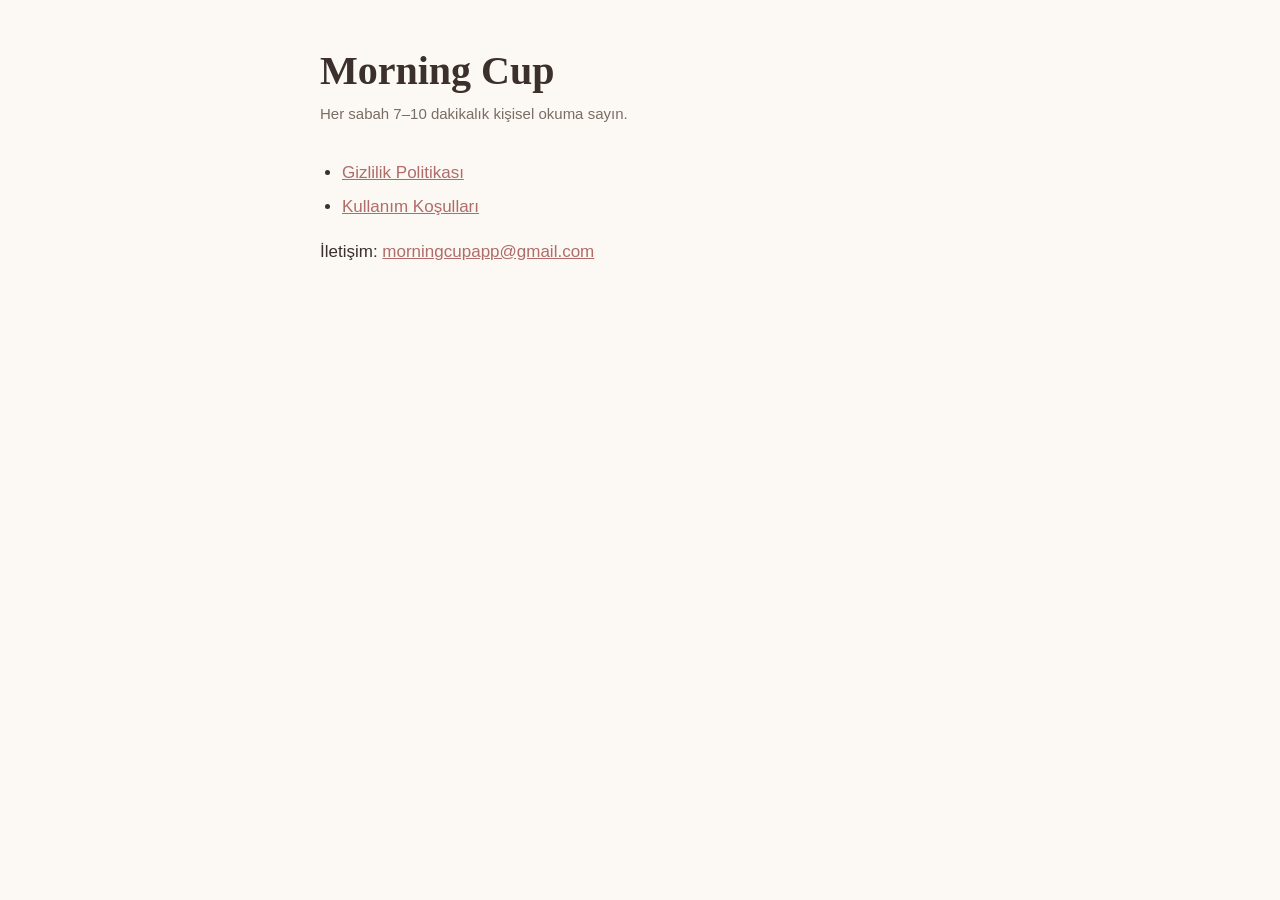
<file: index.html>
<!doctype html>
<html lang="tr">
<head>
<meta charset="utf-8">
<meta name="viewport" content="width=device-width, initial-scale=1">
<title>Morning Cup</title>
<link rel="stylesheet" href="style.css">
</head>
<body>
<main>
<h1>Morning Cup</h1>
<p class="meta">Her sabah 7–10 dakikalık kişisel okuma sayın.</p>
<ul>
<li><a href="gizlilik.html">Gizlilik Politikası</a></li>
<li><a href="kosullar.html">Kullanım Koşulları</a></li>
</ul>
<p>İletişim: <a href="mailto:morningcupapp@gmail.com">morningcupapp@gmail.com</a></p>
</main>
</body>
</html>
</file>
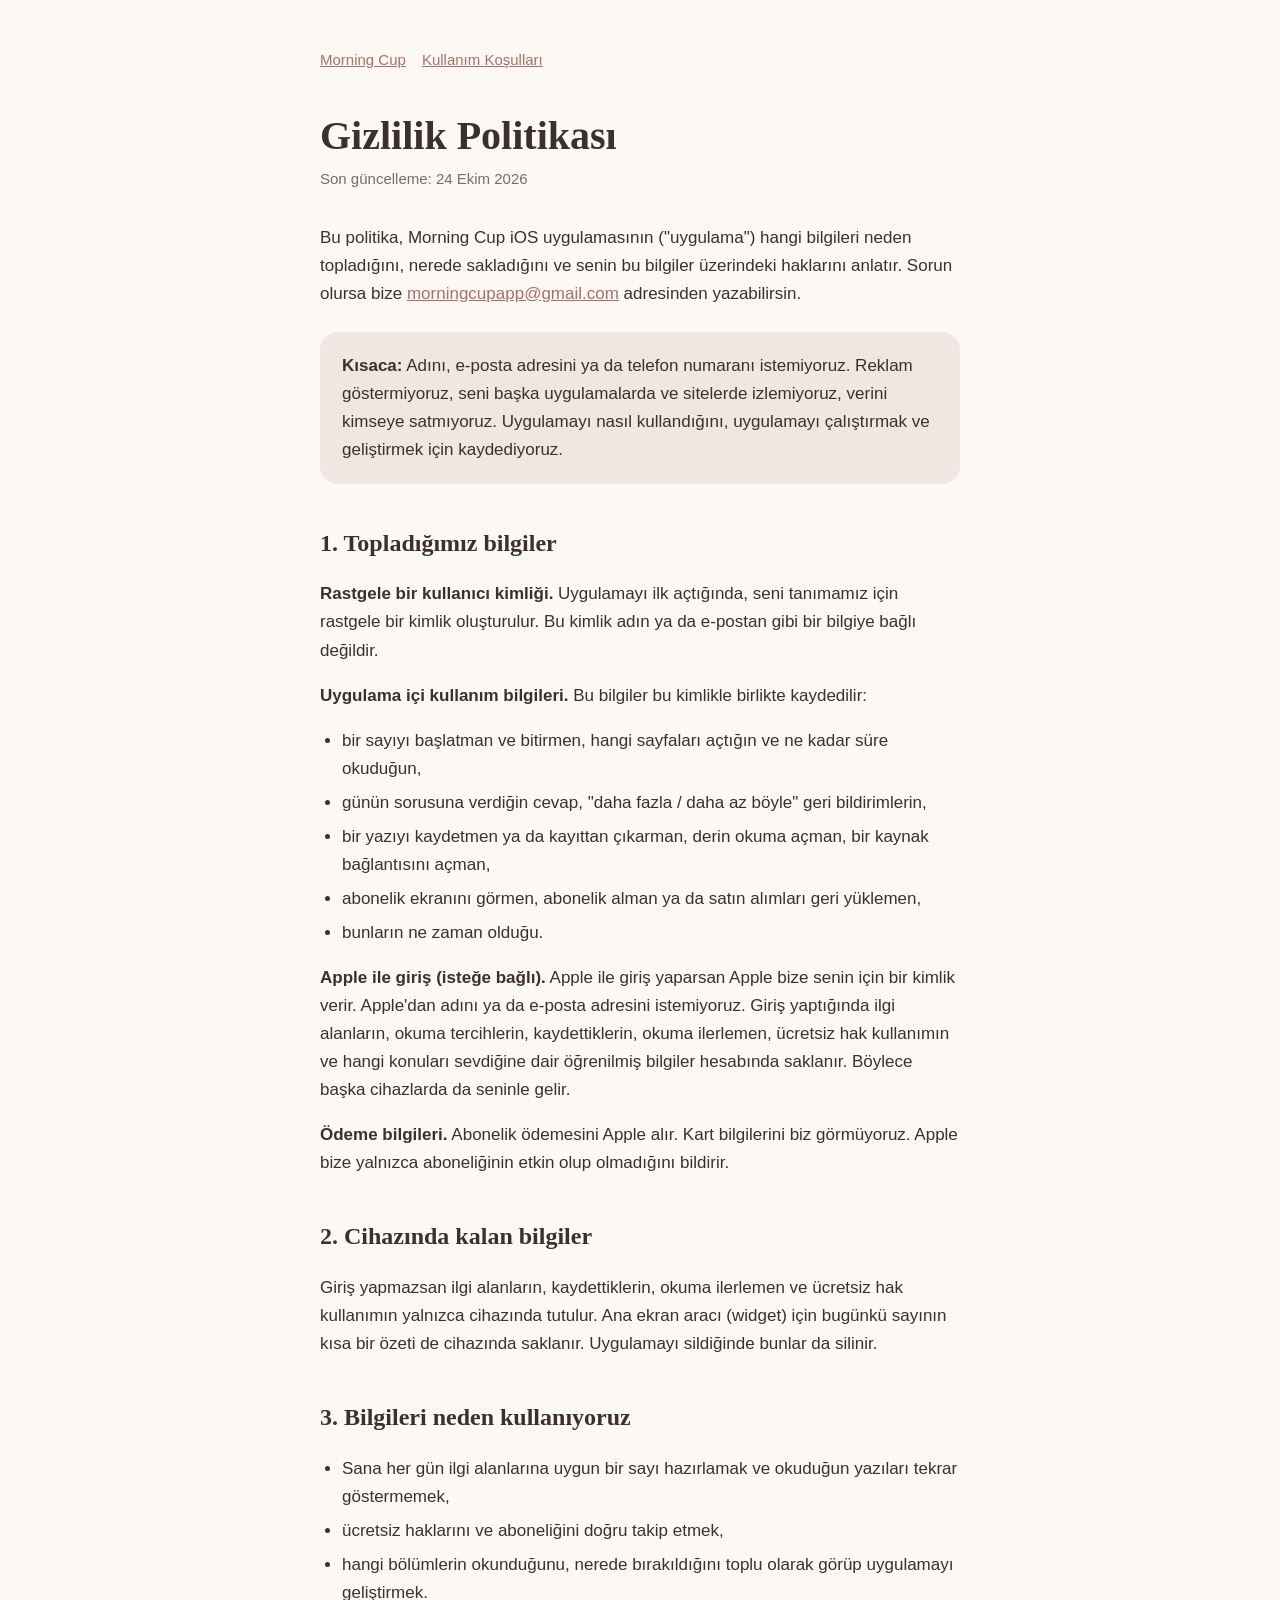
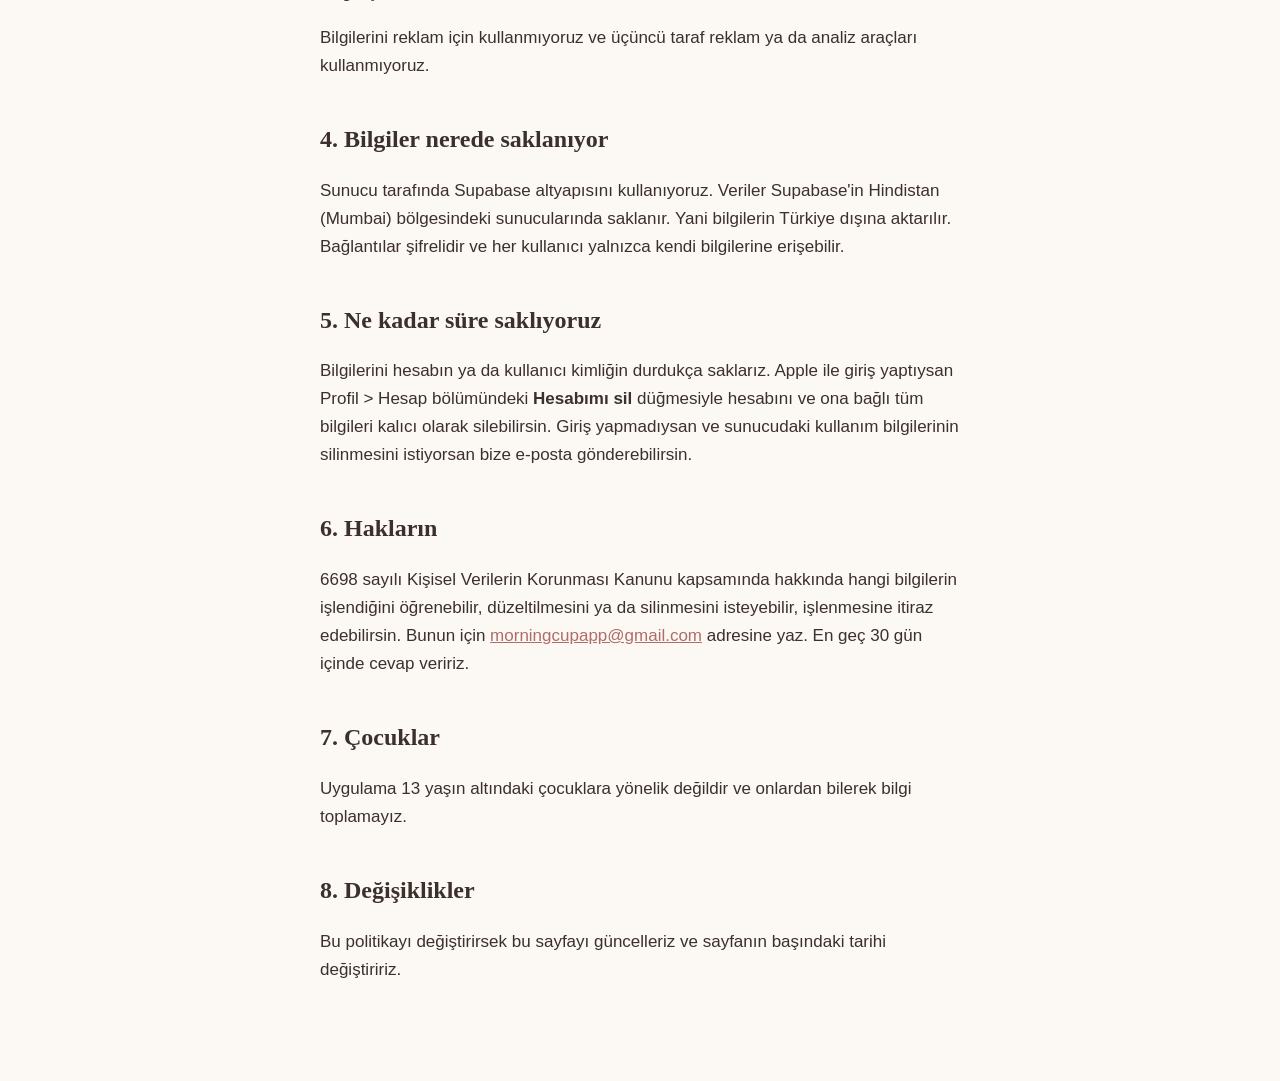
<file: gizlilik.html>
<!doctype html>
<html lang="tr">
<head>
<meta charset="utf-8">
<meta name="viewport" content="width=device-width, initial-scale=1">
<title>Gizlilik Politikası · Morning Cup</title>
<link rel="stylesheet" href="style.css">
</head>
<body>
<main>
<nav><a href="index.html">Morning Cup</a><a href="kosullar.html">Kullanım Koşulları</a></nav>
<h1>Gizlilik Politikası</h1>
<p class="meta">Son güncelleme: 24 Ekim 2026</p>

<p>Bu politika, Morning Cup iOS uygulamasının ("uygulama") hangi bilgileri neden topladığını, nerede sakladığını ve senin bu bilgiler üzerindeki haklarını anlatır. Sorun olursa bize <a href="mailto:morningcupapp@gmail.com">morningcupapp@gmail.com</a> adresinden yazabilirsin.</p>

<div class="box">
<strong>Kısaca:</strong> Adını, e-posta adresini ya da telefon numaranı istemiyoruz. Reklam göstermiyoruz, seni başka uygulamalarda ve sitelerde izlemiyoruz, verini kimseye satmıyoruz. Uygulamayı nasıl kullandığını, uygulamayı çalıştırmak ve geliştirmek için kaydediyoruz.
</div>

<h2>1. Topladığımız bilgiler</h2>
<p><strong>Rastgele bir kullanıcı kimliği.</strong> Uygulamayı ilk açtığında, seni tanımamız için rastgele bir kimlik oluşturulur. Bu kimlik adın ya da e-postan gibi bir bilgiye bağlı değildir.</p>
<p><strong>Uygulama içi kullanım bilgileri.</strong> Bu bilgiler bu kimlikle birlikte kaydedilir:</p>
<ul>
<li>bir sayıyı başlatman ve bitirmen, hangi sayfaları açtığın ve ne kadar süre okuduğun,</li>
<li>günün sorusuna verdiğin cevap, "daha fazla / daha az böyle" geri bildirimlerin,</li>
<li>bir yazıyı kaydetmen ya da kayıttan çıkarman, derin okuma açman, bir kaynak bağlantısını açman,</li>
<li>abonelik ekranını görmen, abonelik alman ya da satın alımları geri yüklemen,</li>
<li>bunların ne zaman olduğu.</li>
</ul>
<p><strong>Apple ile giriş (isteğe bağlı).</strong> Apple ile giriş yaparsan Apple bize senin için bir kimlik verir. Apple'dan adını ya da e-posta adresini istemiyoruz. Giriş yaptığında ilgi alanların, okuma tercihlerin, kaydettiklerin, okuma ilerlemen, ücretsiz hak kullanımın ve hangi konuları sevdiğine dair öğrenilmiş bilgiler hesabında saklanır. Böylece başka cihazlarda da seninle gelir.</p>
<p><strong>Ödeme bilgileri.</strong> Abonelik ödemesini Apple alır. Kart bilgilerini biz görmüyoruz. Apple bize yalnızca aboneliğinin etkin olup olmadığını bildirir.</p>

<h2>2. Cihazında kalan bilgiler</h2>
<p>Giriş yapmazsan ilgi alanların, kaydettiklerin, okuma ilerlemen ve ücretsiz hak kullanımın yalnızca cihazında tutulur. Ana ekran aracı (widget) için bugünkü sayının kısa bir özeti de cihazında saklanır. Uygulamayı sildiğinde bunlar da silinir.</p>

<h2>3. Bilgileri neden kullanıyoruz</h2>
<ul>
<li>Sana her gün ilgi alanlarına uygun bir sayı hazırlamak ve okuduğun yazıları tekrar göstermemek,</li>
<li>ücretsiz haklarını ve aboneliğini doğru takip etmek,</li>
<li>hangi bölümlerin okunduğunu, nerede bırakıldığını toplu olarak görüp uygulamayı geliştirmek.</li>
</ul>
<p>Bilgilerini reklam için kullanmıyoruz ve üçüncü taraf reklam ya da analiz araçları kullanmıyoruz.</p>

<h2>4. Bilgiler nerede saklanıyor</h2>
<p>Sunucu tarafında Supabase altyapısını kullanıyoruz. Veriler Supabase'in Hindistan (Mumbai) bölgesindeki sunucularında saklanır. Yani bilgilerin Türkiye dışına aktarılır. Bağlantılar şifrelidir ve her kullanıcı yalnızca kendi bilgilerine erişebilir.</p>

<h2>5. Ne kadar süre saklıyoruz</h2>
<p>Bilgilerini hesabın ya da kullanıcı kimliğin durdukça saklarız. Apple ile giriş yaptıysan Profil &gt; Hesap bölümündeki <strong>Hesabımı sil</strong> düğmesiyle hesabını ve ona bağlı tüm bilgileri kalıcı olarak silebilirsin. Giriş yapmadıysan ve sunucudaki kullanım bilgilerinin silinmesini istiyorsan bize e-posta gönderebilirsin.</p>

<h2>6. Hakların</h2>
<p>6698 sayılı Kişisel Verilerin Korunması Kanunu kapsamında hakkında hangi bilgilerin işlendiğini öğrenebilir, düzeltilmesini ya da silinmesini isteyebilir, işlenmesine itiraz edebilirsin. Bunun için <a href="mailto:morningcupapp@gmail.com">morningcupapp@gmail.com</a> adresine yaz. En geç 30 gün içinde cevap veririz.</p>

<h2>7. Çocuklar</h2>
<p>Uygulama 13 yaşın altındaki çocuklara yönelik değildir ve onlardan bilerek bilgi toplamayız.</p>

<h2>8. Değişiklikler</h2>
<p>Bu politikayı değiştirirsek bu sayfayı güncelleriz ve sayfanın başındaki tarihi değiştiririz.</p>
</main>
</body>
</html>
</file>
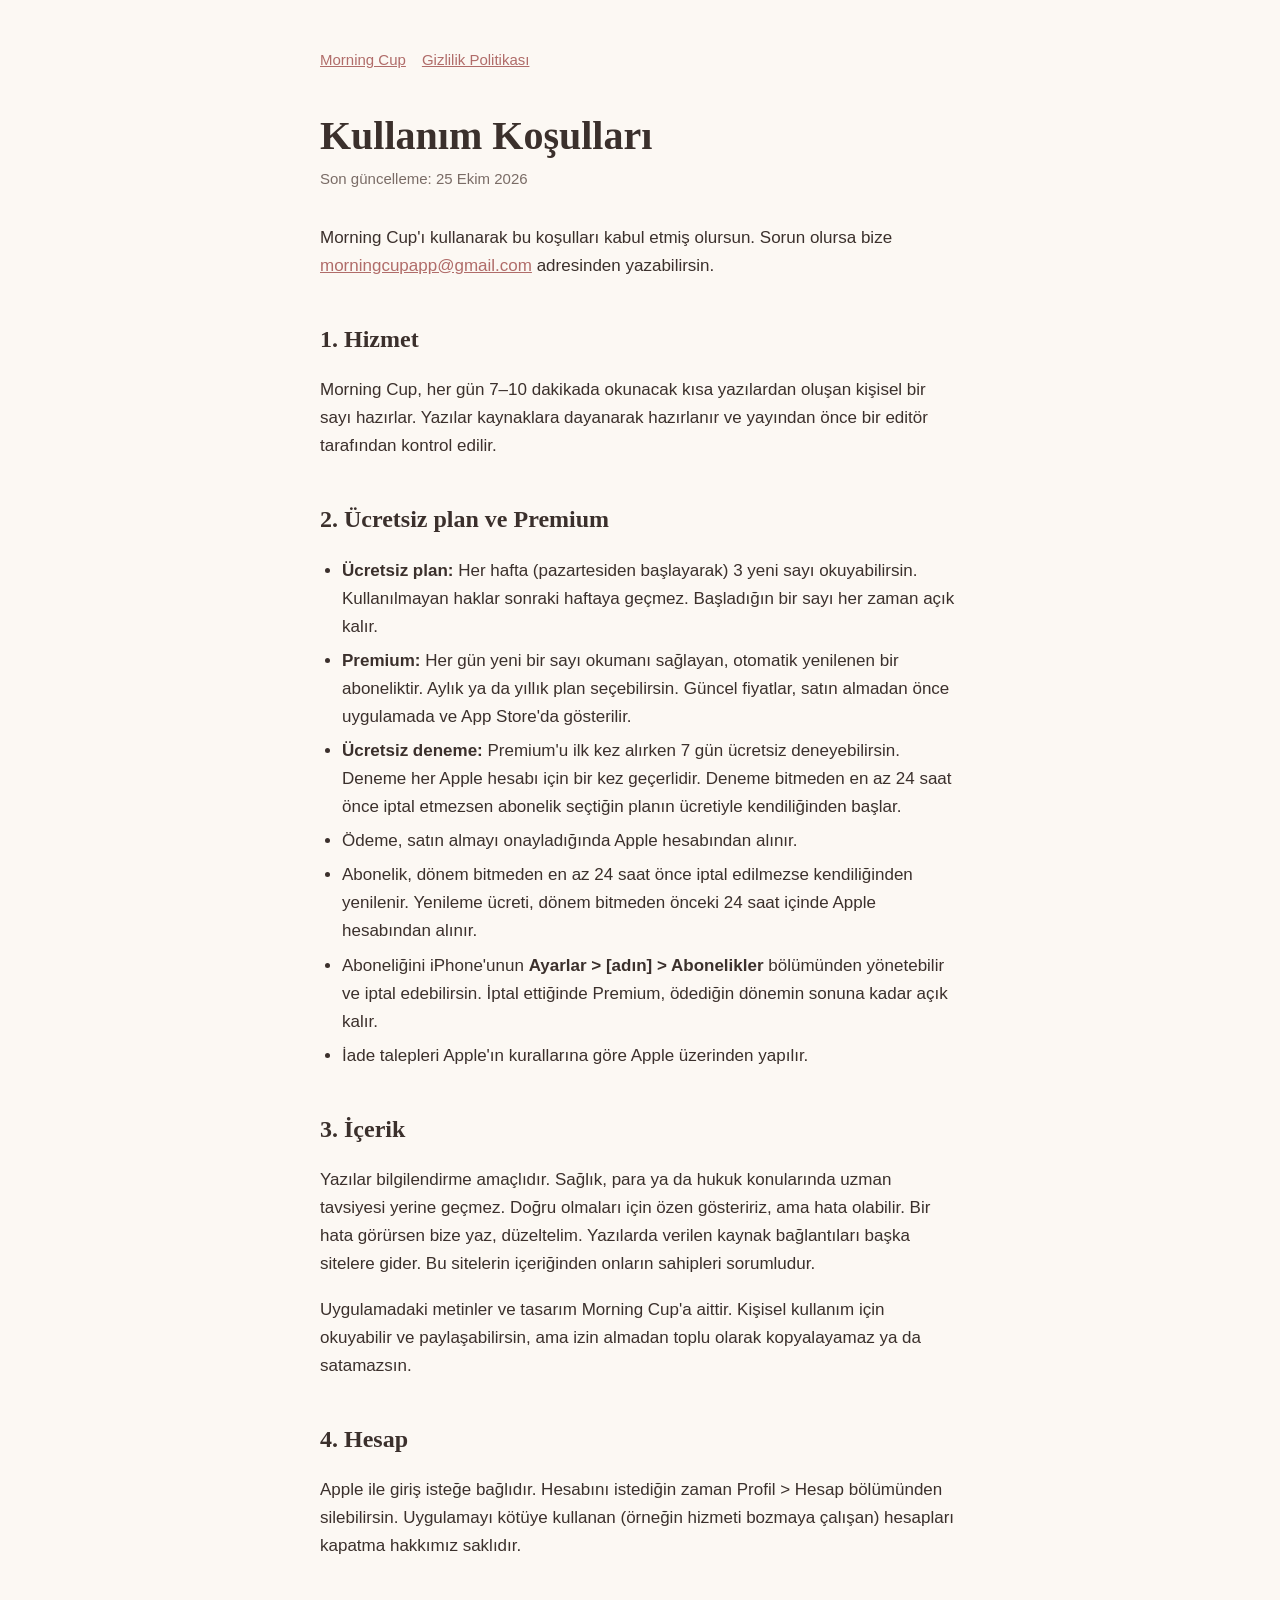
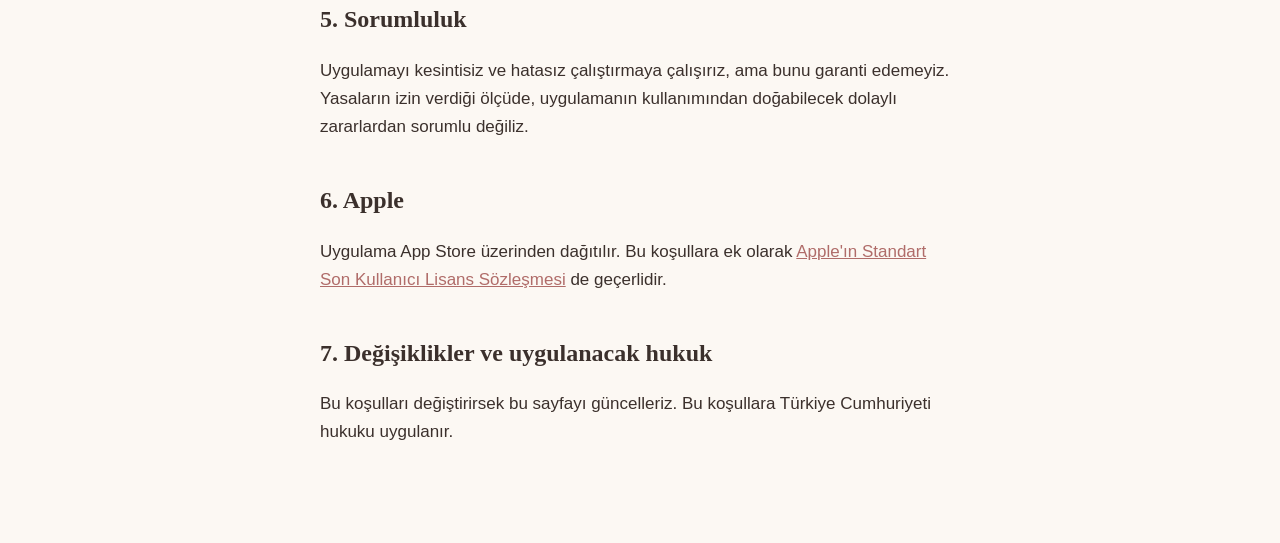
<file: kosullar.html>
<!doctype html>
<html lang="tr">
<head>
<meta charset="utf-8">
<meta name="viewport" content="width=device-width, initial-scale=1">
<title>Kullanım Koşulları · Morning Cup</title>
<link rel="stylesheet" href="style.css">
</head>
<body>
<main>
<nav><a href="index.html">Morning Cup</a><a href="gizlilik.html">Gizlilik Politikası</a></nav>
<h1>Kullanım Koşulları</h1>
<p class="meta">Son güncelleme: 25 Ekim 2026</p>

<p>Morning Cup'ı kullanarak bu koşulları kabul etmiş olursun. Sorun olursa bize <a href="mailto:morningcupapp@gmail.com">morningcupapp@gmail.com</a> adresinden yazabilirsin.</p>

<h2>1. Hizmet</h2>
<p>Morning Cup, her gün 7–10 dakikada okunacak kısa yazılardan oluşan kişisel bir sayı hazırlar. Yazılar kaynaklara dayanarak hazırlanır ve yayından önce bir editör tarafından kontrol edilir.</p>

<h2>2. Ücretsiz plan ve Premium</h2>
<ul>
<li><strong>Ücretsiz plan:</strong> Her hafta (pazartesiden başlayarak) 3 yeni sayı okuyabilirsin. Kullanılmayan haklar sonraki haftaya geçmez. Başladığın bir sayı her zaman açık kalır.</li>
<li><strong>Premium:</strong> Her gün yeni bir sayı okumanı sağlayan, otomatik yenilenen bir aboneliktir. Aylık ya da yıllık plan seçebilirsin. Güncel fiyatlar, satın almadan önce uygulamada ve App Store'da gösterilir.</li>
<li><strong>Ücretsiz deneme:</strong> Premium'u ilk kez alırken 7 gün ücretsiz deneyebilirsin. Deneme her Apple hesabı için bir kez geçerlidir. Deneme bitmeden en az 24 saat önce iptal etmezsen abonelik seçtiğin planın ücretiyle kendiliğinden başlar.</li>
<li>Ödeme, satın almayı onayladığında Apple hesabından alınır.</li>
<li>Abonelik, dönem bitmeden en az 24 saat önce iptal edilmezse kendiliğinden yenilenir. Yenileme ücreti, dönem bitmeden önceki 24 saat içinde Apple hesabından alınır.</li>
<li>Aboneliğini iPhone'unun <strong>Ayarlar &gt; [adın] &gt; Abonelikler</strong> bölümünden yönetebilir ve iptal edebilirsin. İptal ettiğinde Premium, ödediğin dönemin sonuna kadar açık kalır.</li>
<li>İade talepleri Apple'ın kurallarına göre Apple üzerinden yapılır.</li>
</ul>

<h2>3. İçerik</h2>
<p>Yazılar bilgilendirme amaçlıdır. Sağlık, para ya da hukuk konularında uzman tavsiyesi yerine geçmez. Doğru olmaları için özen gösteririz, ama hata olabilir. Bir hata görürsen bize yaz, düzeltelim. Yazılarda verilen kaynak bağlantıları başka sitelere gider. Bu sitelerin içeriğinden onların sahipleri sorumludur.</p>
<p>Uygulamadaki metinler ve tasarım Morning Cup'a aittir. Kişisel kullanım için okuyabilir ve paylaşabilirsin, ama izin almadan toplu olarak kopyalayamaz ya da satamazsın.</p>

<h2>4. Hesap</h2>
<p>Apple ile giriş isteğe bağlıdır. Hesabını istediğin zaman Profil &gt; Hesap bölümünden silebilirsin. Uygulamayı kötüye kullanan (örneğin hizmeti bozmaya çalışan) hesapları kapatma hakkımız saklıdır.</p>

<h2>5. Sorumluluk</h2>
<p>Uygulamayı kesintisiz ve hatasız çalıştırmaya çalışırız, ama bunu garanti edemeyiz. Yasaların izin verdiği ölçüde, uygulamanın kullanımından doğabilecek dolaylı zararlardan sorumlu değiliz.</p>

<h2>6. Apple</h2>
<p>Uygulama App Store üzerinden dağıtılır. Bu koşullara ek olarak <a href="https://www.apple.com/legal/internet-services/itunes/dev/stdeula/">Apple'ın Standart Son Kullanıcı Lisans Sözleşmesi</a> de geçerlidir.</p>

<h2>7. Değişiklikler ve uygulanacak hukuk</h2>
<p>Bu koşulları değiştirirsek bu sayfayı güncelleriz. Bu koşullara Türkiye Cumhuriyeti hukuku uygulanır.</p>
</main>
</body>
</html>
</file>
<file: style.css>
:root { --cream: #fcf8f3; --coffee: #3b302c; --muted: #7a6c66; --rose: #b06c69; --beige: #f1e6e1; }
* { box-sizing: border-box; }
body { margin: 0; background: var(--cream); color: var(--coffee); font: 17px/1.65 -apple-system, BlinkMacSystemFont, "Segoe UI", Helvetica, Arial, sans-serif; }
main { max-width: 680px; margin: 0 auto; padding: 48px 20px 80px; }
h1 { font-family: "New York", Georgia, serif; font-weight: 600; font-size: 40px; line-height: 1.15; margin: 0 0 8px; }
h2 { font-family: "New York", Georgia, serif; font-weight: 600; font-size: 24px; margin: 40px 0 8px; }
.meta { color: var(--muted); font-size: 15px; margin: 0 0 32px; }
a { color: var(--rose); }
ul { padding-left: 22px; }
li { margin: 6px 0; }
.box { background: var(--beige); border-radius: 18px; padding: 20px 22px; margin: 24px 0; }
nav { font-size: 15px; margin-bottom: 40px; }
nav a { margin-right: 16px; }
</file>
